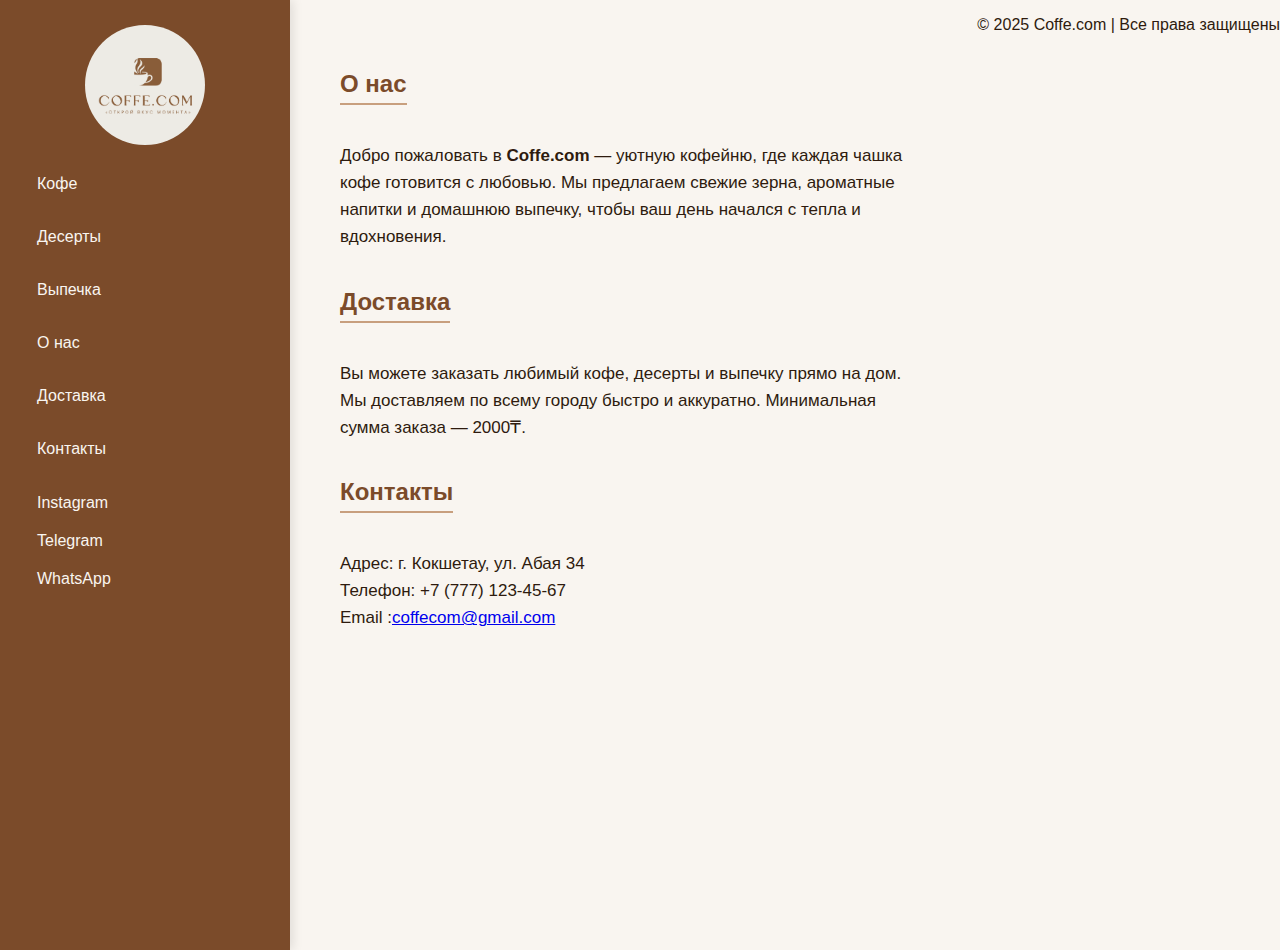
<file: index.html>
<!DOCTYPE html>
<html lang="ru">
<head>
    <meta charset="UTF-8">
    <meta name="viewport" content="width=device-width, initial-scale=1.0">
    <title>Coffe.com — Главная</title>
    <link rel="stylesheet" href="styles.css">
   
</head>
<body>
    <aside class="sidebar">
  
        <div class="logo-block">
            <img src="li1.png" alt="Логотип Coffe.com" class="logo-img">
        </div>
        <nav>
            <ul>
                <li><a href="menu.html"> Кофе</a></li>
                <li><a href="menu.html#desserts">Десерты</a></li>
                <li><a href="menu.html#bakery"> Выпечка</a></li>
                <li><a href="#about"> О нас</a></li>
                <li><a href="#delivery"> Доставка</a></li>
                <li><a href="#contacts"> Контакты</a></li>
            </ul>
        </nav>

<div class="socials">
    <a href="https://instagram.com/coffe.com" target="_blank" title="Instagram">Instagram</a>
    <a href="https://t.me/coffe.com" target="_blank" title="Telegram"> Telegram</a>
    <a href="https://wa.me/7771234567" target="_blank" title="WhatsApp"> WhatsApp</a>
</div>

    </aside>

    <main class="content">
        <section id="about">
            <h2>О нас</h2>
            <p>Добро пожаловать в <b>Coffe.com</b> — уютную кофейню, где каждая чашка кофе готовится с любовью. 
            Мы предлагаем свежие зерна, ароматные напитки и домашнюю выпечку, чтобы ваш день начался с тепла и вдохновения.</p>
        </section>

        <section id="delivery">
            <h2>Доставка</h2>
            <p>Вы можете заказать любимый кофе, десерты и выпечку прямо на дом. 
            Мы доставляем по всему городу быстро и аккуратно. Минимальная сумма заказа — 2000₸.</p>
        </section>

        <section id="contacts">
            <h2>Контакты</h2>
            <p> Адрес: г. Кокшетау, ул. Абая 34<br>
                Телефон: +7 (777) 123-45-67<br>
            Email :<a href="https://mail.google.com/mail/u/0/#inbox">coffecom@gmail.com</a></p>
        </section>
    </main>

    <footer>
        <p>© 2025 Coffe.com | Все права защищены</p>
    </footer>
</body>
</html>
</file>
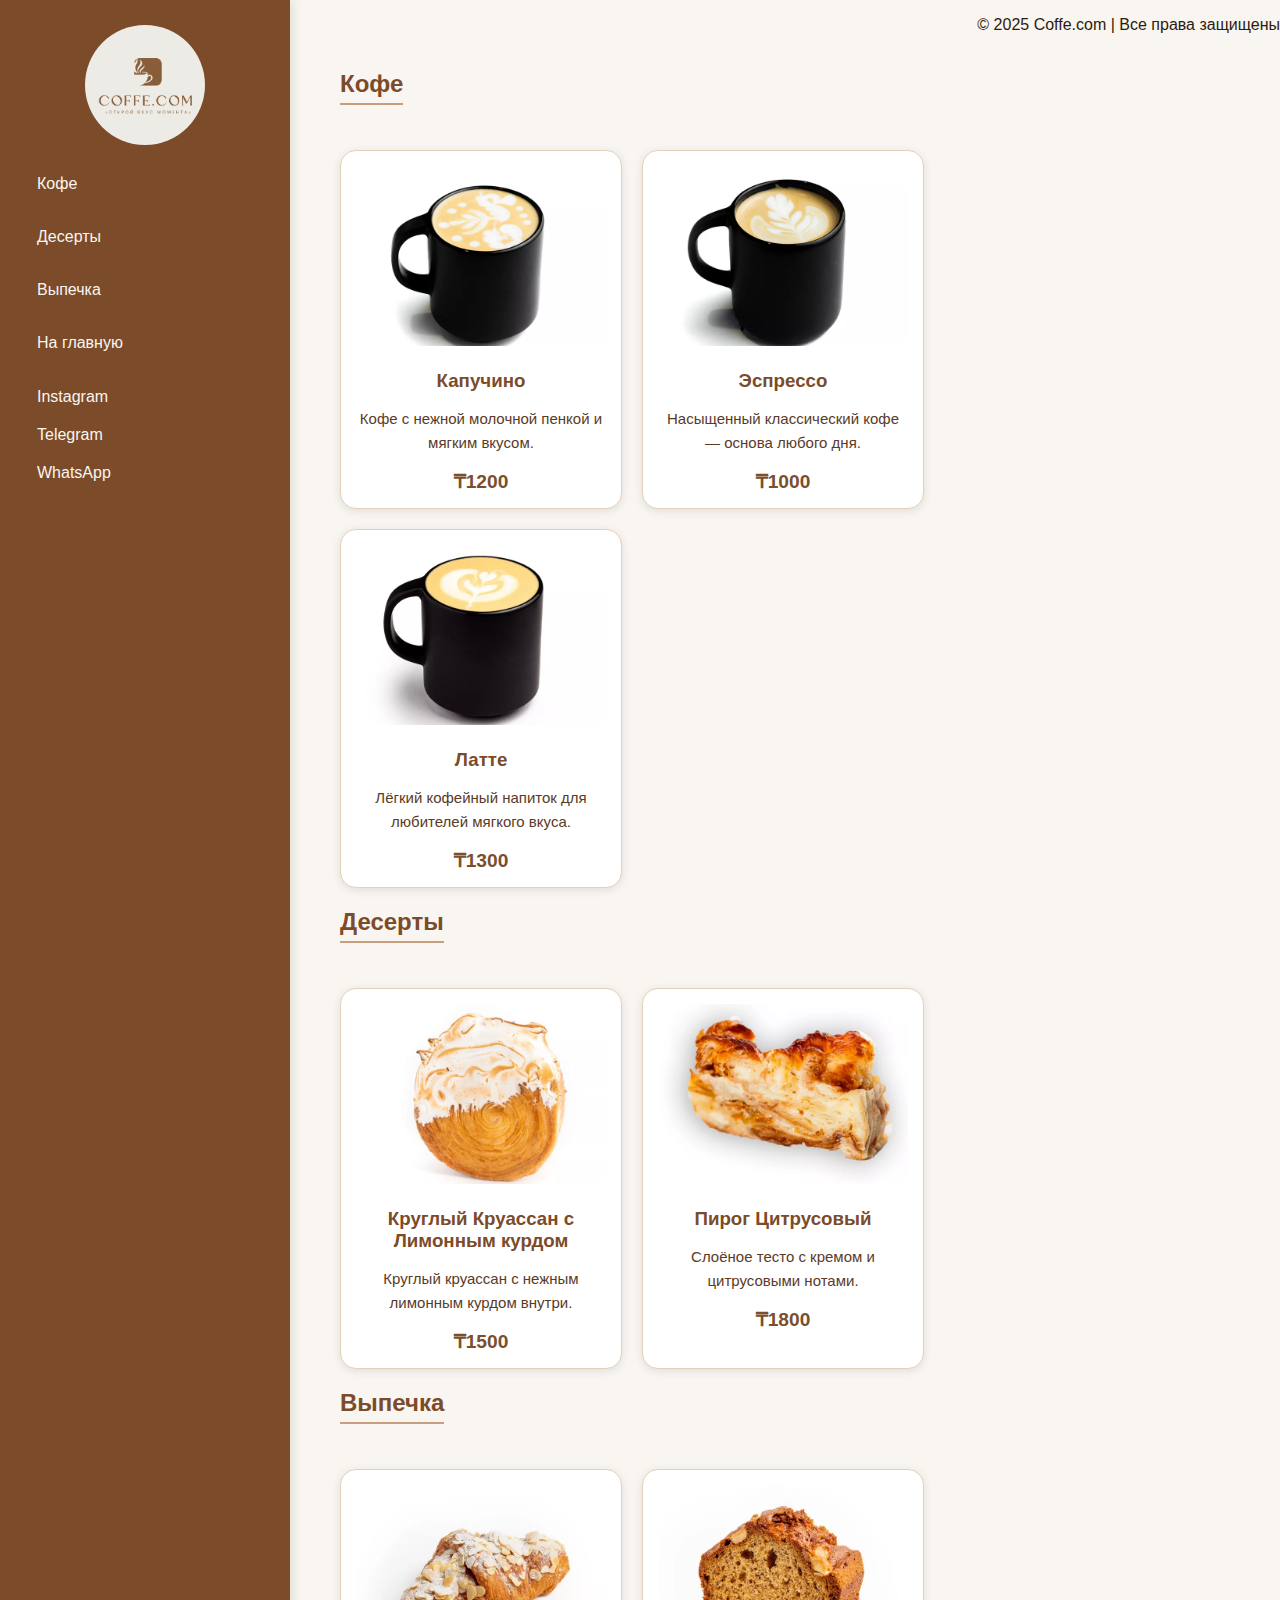
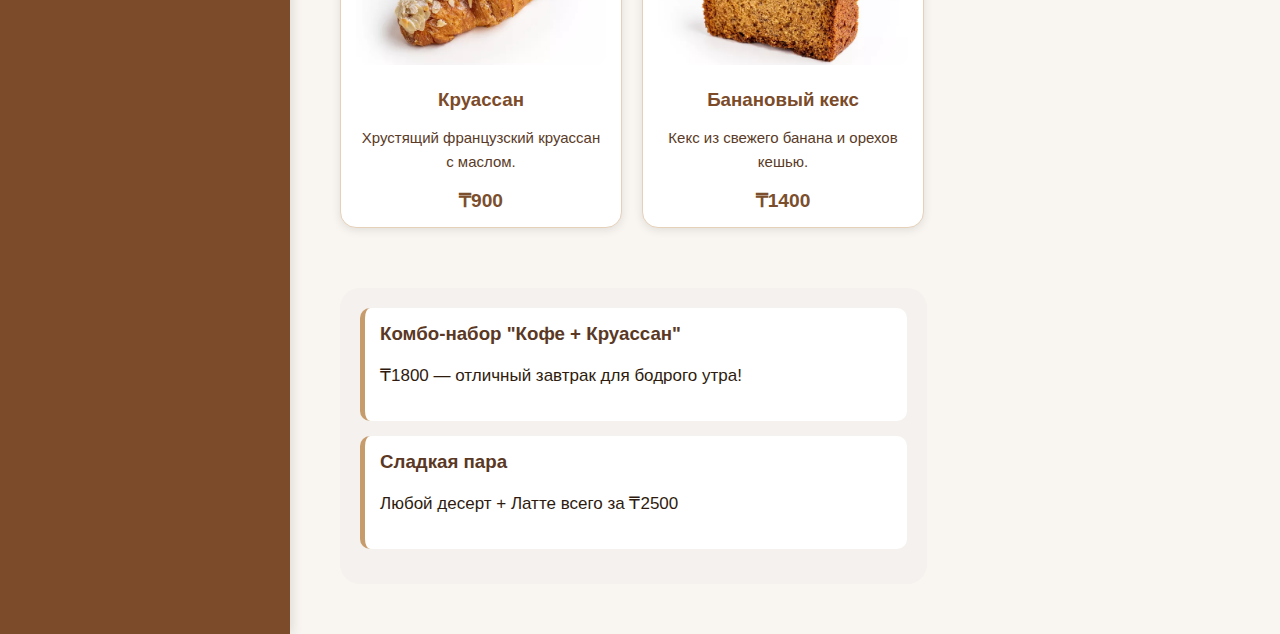
<file: menu.html>
<!DOCTYPE html>
<html lang="ru">
<head>
    <meta charset="UTF-8">
    <meta name="viewport" content="width=device-width, initial-scale=1.0">
    <title>Coffe.com — Меню</title>
    <link rel="stylesheet" href="styles.css">
</head>
<body>
    <aside class="sidebar">
   
        <div class="logo-block">
            <img src="li1.png" alt="Логотип Coffe.com" class="logo-img">
          
        </div>

      
        <nav>
            <ul>
                <li><a href="menu.html"> Кофе</a></li>
                <li><a href="#desserts"> Десерты</a></li>
                <li><a href="#bakery"> Выпечка</a></li>
                <li><a href="index.html"> На главную</a></li>
            </ul>
        </nav>

        <div class="socials">
    <a href="https://instagram.com/coffe.com" target="_blank" title="Instagram">Instagram</a>
    <a href="https://t.me/coffe.com" target="_blank" title="Telegram"> Telegram</a>
    <a href="https://wa.me/7771234567" target="_blank" title="WhatsApp"> WhatsApp</a>
</div>
    </aside>
<main class="content">
    <section id="coffee">
        <h2>Кофе</h2>
        <div class="products">
            <div class="card">
                <img src="2.webp" alt="Капучино">
                <h3>Капучино</h3>
                <p>Кофе с нежной молочной пенкой и мягким вкусом.</p>
                <div class="price">₸1200</div>
            </div>
            <div class="card">
                <img src="1.webp" alt="Эспрессо">
                <h3>Эспрессо</h3>
                <p>Насыщенный классический кофе — основа любого дня.</p>
                <div class="price">₸1000</div>
            </div>
            <div class="card">
                <img src="3.webp" alt="Латте">
                <h3>Латте</h3>
                <p>Лёгкий кофейный напиток для любителей мягкого вкуса.</p>
                <div class="price">₸1300</div>
            </div>
        </div>
    </section>

    <section id="desserts">
        <h2>Десерты</h2>
        <div class="products">
            <div class="card">
                <img src="5.webp" alt="Круглый Круассан с Лимонным курдом">
                <h3>Круглый Круассан с Лимонным курдом</h3>
                <p>Круглый круассан с нежным лимонным курдом внутри.</p>
                <div class="price">₸1500</div>
            </div>
            <div class="card">
                <img src="6.webp" alt="Пирог Цитрусовый">
                <h3>Пирог Цитрусовый</h3>
                <p>Слоёное тесто с кремом и цитрусовыми нотами.</p>
                <div class="price">₸1800</div>
            </div>
        </div>
    </section>

    <section id="bakery">
        <h2>Выпечка</h2>
        <div class="products">
            <div class="card">
                <img src="к.webp" alt="Круассан">
                <h3>Круассан</h3>
                <p>Хрустящий французский круассан с маслом.</p>
                <div class="price">₸900</div>
            </div>
            <div class="card">
                <img src="f87ae35b81045c226362313b7ce51790cf1de2ba-1200x1200.webp" alt="Банановый кекс">
                <h3>Банановый кекс</h3>
                <p>Кекс из свежего банана и орехов кешью.</p>
                <div class="price">₸1400</div>
            </div>
        </div>
    </section>


    <section class="bottom-prices">
        <div class="price-block">
            <h3>Комбо-набор "Кофе + Круассан"</h3>
            <p>₸1800 — отличный завтрак для бодрого утра!</p>
        </div>
        <div class="price-block">
            <h3>Сладкая пара</h3>
            <p>Любой десерт + Латте всего за ₸2500</p>
        </div>
    </section>
</main>

                </div>
            </div>
        </section>
    </main>

    <footer>
        <p>© 2025 Coffe.com | Все права защищены</p>
    </footer>
</body>
</html>
</file>
<file: styles.css>
body {
    margin: 0;
    font-family: "Playfair Display", "Segoe UI", sans-serif;
    background-color: #F9F5F0; 
    color: #2E1B0E; 
    display: flex;
}


.sidebar {
    width: 240px;
    background-color: #7B4B2A;
    color: #fff;
    padding: 25px;
    min-height: 100vh;
    box-shadow: 3px 0 10px rgba(0, 0, 0, 0.1);
}

.logo {
    font-size: 24px;
    font-weight: bold;
    margin-bottom: 40px;
    color: #F9F5F0;
    text-align: center;
}

.logo-img {
    width: 120px;
    display: block;
    margin: 0 auto 20px auto;
    border-radius: 50%;
}
.sidebar ul {
    list-style: none;
    padding: 0;
}

.sidebar li {
    margin: 15px 0;
}

.sidebar a {
    text-decoration: none;
    color: #F9F5F0;
    padding: 10px 12px;
    display: block;
    border-radius: 8px;
    transition: 0.3s;
    font-weight: 500;
}

.sidebar a:hover {
    background: #C89F7E; 
    color: #2E1B0E;
}

.content {
    flex: 1;
    padding: 50px;
}

.content h2 {
    color: #7B4B2A;
    border-bottom: 2px solid #C89F7E;
    display: inline-block;
    padding-bottom: 5px;
    margin-bottom: 20px;
}

.content p {
    line-height: 1.6;
    font-size: 17px;
}

.products {
    display: flex;
    flex-wrap: wrap;
    gap: 25px;
    margin-top: 25px;
}

.card {
    background: #FFFFFF;
    border: 1px solid #E5D1BA;
    border-radius: 12px;
    padding: 15px;
    width: 250px;
    text-align: center;
    transition: all 0.3s ease;
    box-shadow: 0 3px 6px rgba(123, 75, 42, 0.1);
}

.card:hover {
    transform: scale(1.03);
    box-shadow: 0 6px 12px rgba(123, 75, 42, 0.2);
}

.card img {
    width: 100%;
    height: 180px;
    object-fit: cover;
    border-radius: 10px;
    margin-bottom: 10px;
}

.card h3 {
    color: #7B4B2A;
    margin: 10px 0;
}

.card p {
    font-size: 15px;
    color: #5A3B27;
}


@media (max-width: 768px) {
    body {
        flex-direction: column;
    }
    .sidebar {
        width: 100%;
        min-height: auto;
        display: flex;
        justify-content: space-around;
        align-items: center;
        padding: 15px;
    }
    .content {
        padding: 25px;
    }
}
.products {
    display: flex;
    flex-wrap: wrap;
    gap: 20px;
}

.card {
    width: 250px;
    background: #fff;
    border-radius: 16px;
    box-shadow: 0 2px 10px rgba(0,0,0,0.1);
    padding: 15px;
    text-align: center;
    transition: transform 0.3s;
}

.card:hover {
    transform: translateY(-5px);
}

.card img {
    width: 100%;
    border-radius: 12px;
    height: 180px;
    object-fit: cover;
}

.card h3 {
    margin: 10px 0 5px;
}

.price {
    margin-top: 8px;
    font-weight: bold;
    font-size: 1.2em;
    color: #7b4f2d;
}


.bottom-prices {
    margin-top: 60px;
    padding: 20px;
    background: #f5f1ee;
    border-radius: 20px;
}

.price-block {
    margin-bottom: 15px;
    padding: 15px;
    background: #fff;
    border-left: 5px solid #c69c6d;
    border-radius: 10px;
}

.price-block h3 {
    margin: 0;
    color: #5a3824;
}
</file>
